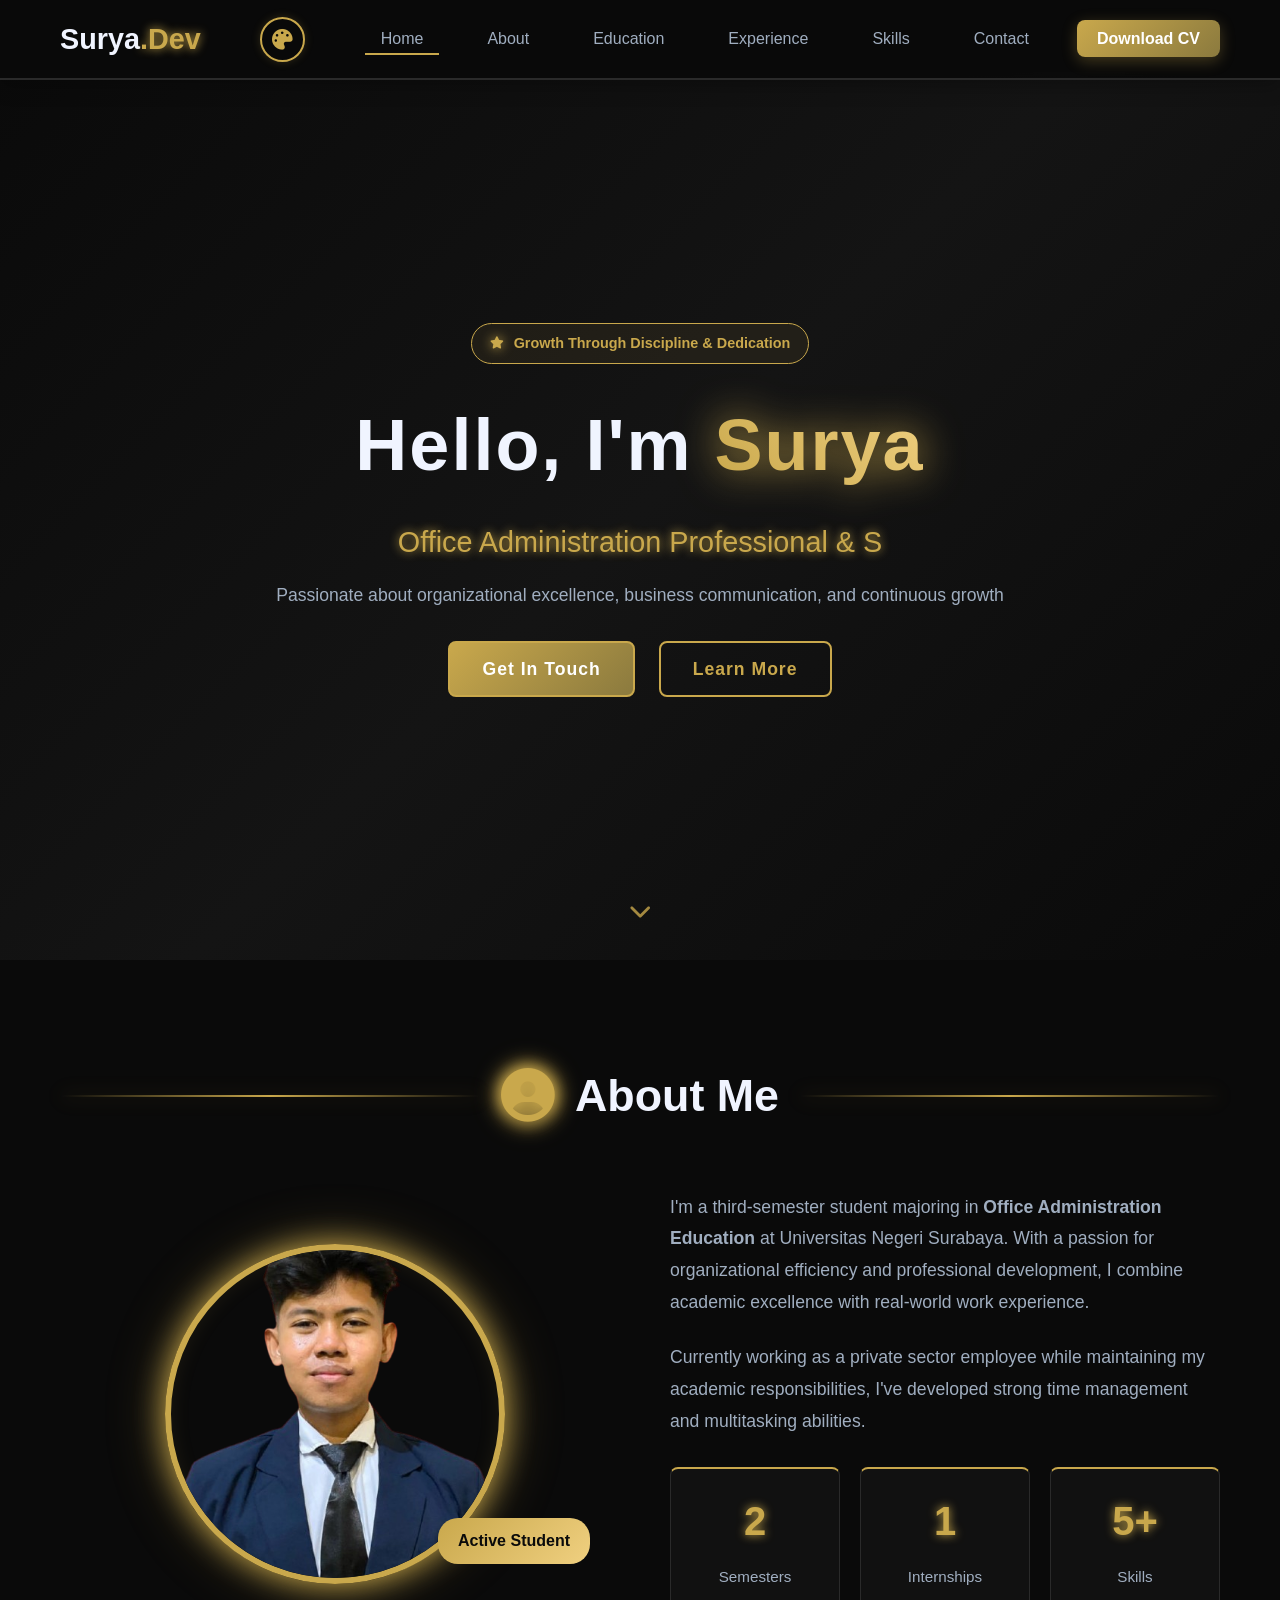
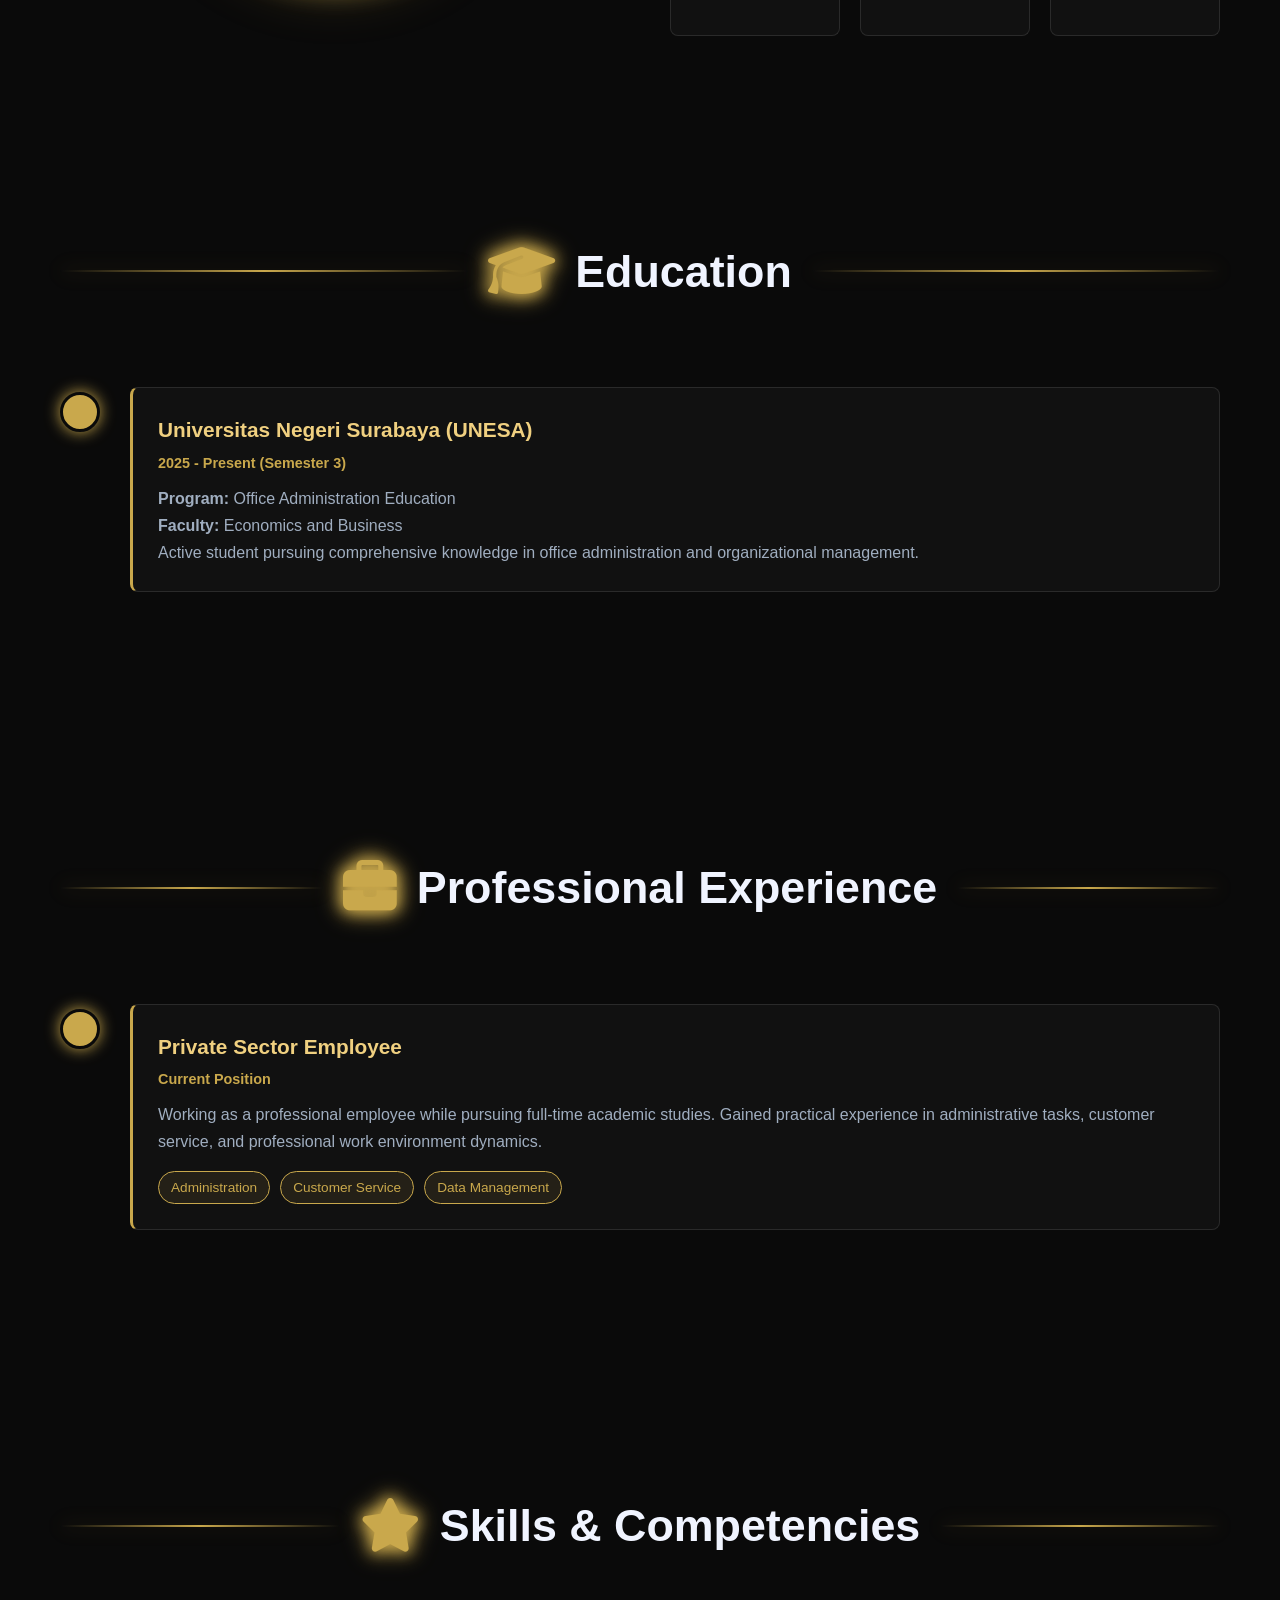
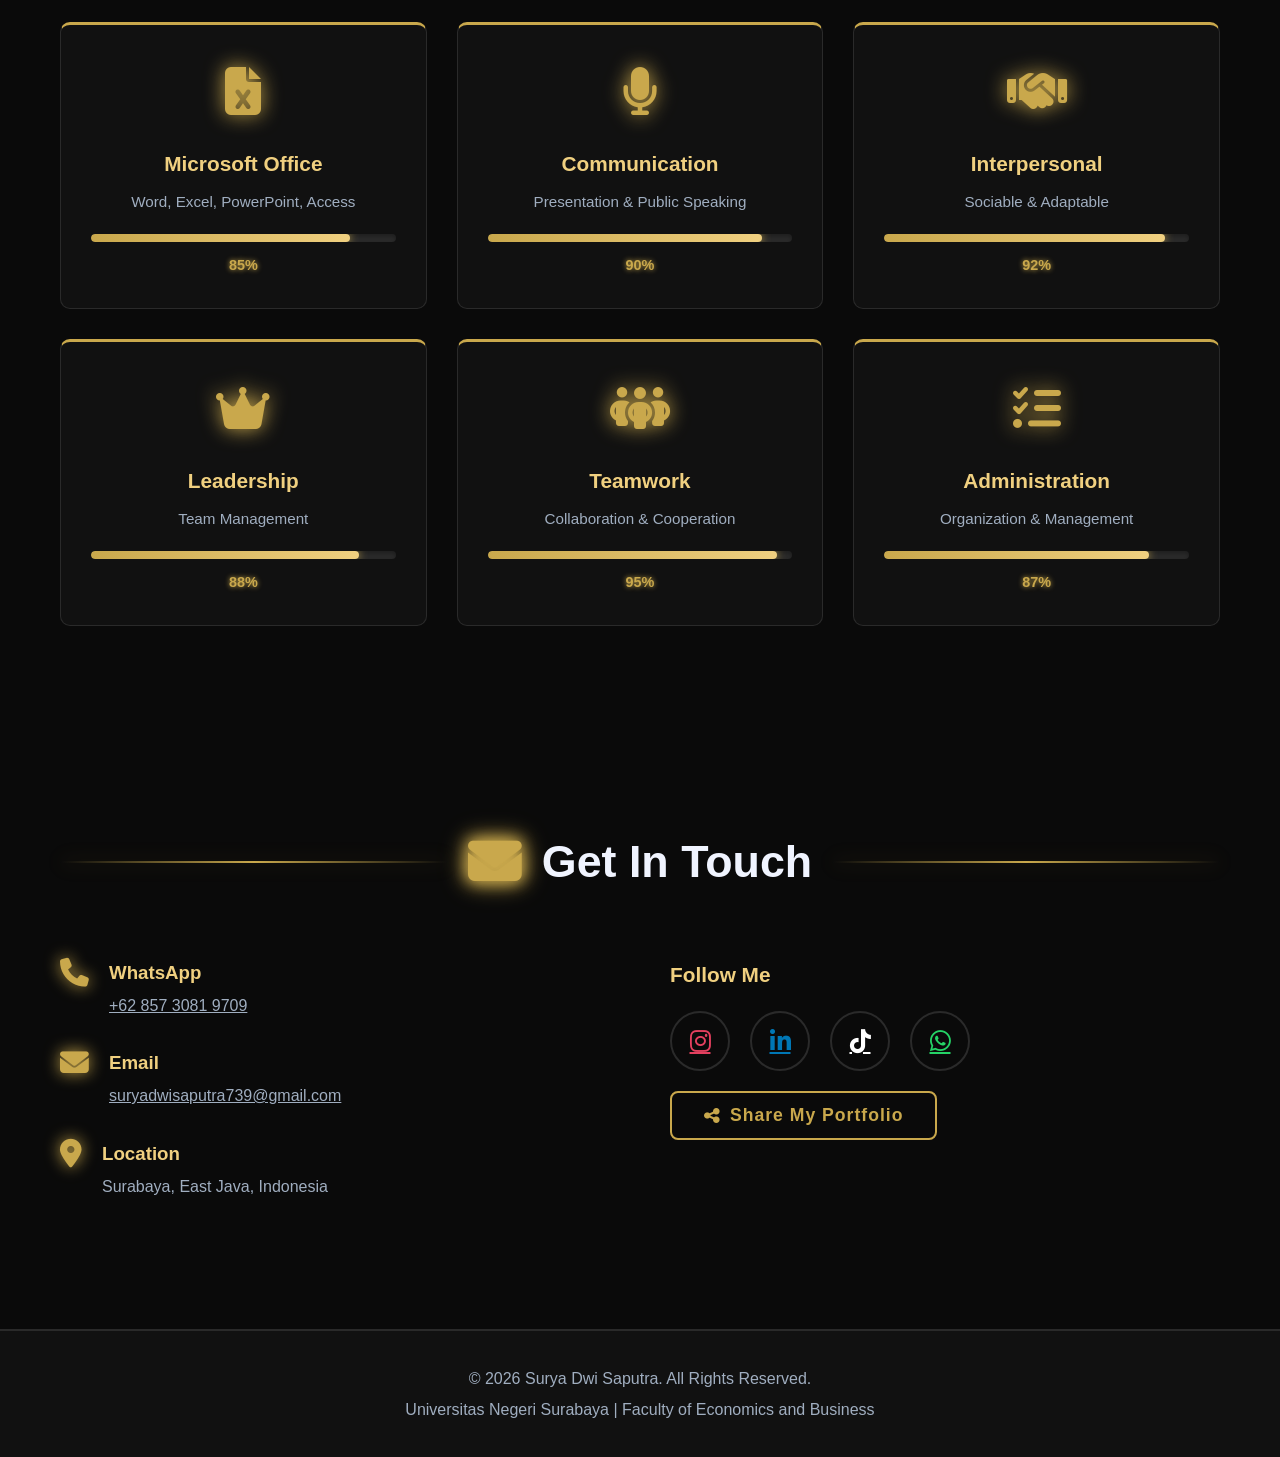
<file: index.html>
<!DOCTYPE html>
<html lang="en">
<head>
    <meta charset="UTF-8">
    <meta name="viewport" content="width=device-width, initial-scale=1.0">
    <title>Surya Dwi Saputra | Office Administration Student Portfolio - UNESA</title>
    <meta name="keywords" content="Surya Dwi Saputra, Office Administration, Administrasi Perkantoran, UNESA, Universitas Negeri Surabaya, Customer Service, Portfolio Mahasiswa, Surabaya">
    <meta name="description" content="Surya Dwi Saputra - Office Administration Professional & Student at Universitas Negeri Surabaya (UNESA). Explore my education, experience, and skills.">

    <!-- Favicon -->
    <link rel="icon" type="image/png" sizes="32x32" href="favicon-32x32.png?v=2">
    <link rel="icon" type="image/png" sizes="16x16" href="favicon-16x16.png?v=2">
    <link rel="icon" type="image/png" sizes="192x192" href="favicon-192x192.png?v=2">
    <link rel="apple-touch-icon" sizes="180x180" href="apple-touch-icon.png?v=2">
    <link rel="shortcut icon" href="favicon.ico?v=2">

    <!-- Open Graph / Link Preview (WhatsApp, Facebook, etc.) -->
    <meta property="og:type" content="website">
    <meta property="og:title" content="Surya Dwi Saputra - Office Administration Professional & Student">
    <meta property="og:description" content="Active student at Universitas Negeri Surabaya (UNESA) with real-world experience in administration and customer service.">
    <meta property="og:image" content="https://suryadwisaputra739-debug.github.io/myportfolio/social-preview.png">
    <meta property="og:url" content="https://suryadwisaputra739-debug.github.io/myportfolio/">

    <!-- Twitter Card -->
    <meta name="twitter:card" content="summary_large_image">
    <meta name="twitter:title" content="Surya Dwi Saputra - Office Administration Professional & Student">
    <meta name="twitter:description" content="Active student at Universitas Negeri Surabaya (UNESA) with real-world experience in administration and customer service.">
    <meta name="twitter:image" content="https://suryadwisaputra739-debug.github.io/myportfolio/social-preview.png">

    <!-- Canonical URL -->
    <link rel="canonical" href="https://suryadwisaputra739-debug.github.io/myportfolio/">

    <!-- Structured Data (SEO) -->
    <script type="application/ld+json">
    {
        "@context": "https://schema.org",
        "@type": "Person",
        "name": "Surya Dwi Saputra",
        "url": "https://suryadwisaputra739-debug.github.io/myportfolio/",
        "image": "https://suryadwisaputra739-debug.github.io/myportfolio/social-preview.png",
        "jobTitle": "Office Administration Student",
        "description": "Office Administration Professional & Student at Universitas Negeri Surabaya (UNESA).",
        "email": "mailto:suryadwisaputra739@gmail.com",
        "alumniOf": {
            "@type": "CollegeOrUniversity",
            "name": "Universitas Negeri Surabaya (UNESA)"
        },
        "sameAs": [
            "https://www.instagram.com/sryaasptraa",
            "https://www.linkedin.com/in/surya-dwi-saputra-48396b37a",
            "https://www.tiktok.com/@sryaasptraa"
        ]
    }
    </script>

    <link rel="stylesheet" href="https://cdnjs.cloudflare.com/ajax/libs/font-awesome/6.4.0/css/all.min.css">
    <link rel="stylesheet" href="style.css?v=6">
</head>
<body>
    <!-- Progress Bar -->
    <div class="progress-bar"></div>

    <!-- Navigation -->
    <nav class="navbar">
        <div class="nav-container">
            <div class="nav-logo">
                <span class="logo-text">Surya<span class="accent">.Dev</span></span>
            </div>
            <button class="theme-toggle" id="themeToggle" title="Switch to Blue Theme">
                <i class="fas fa-palette"></i>
            </button>
            <div class="hamburger" id="hamburger">
                <span></span>
                <span></span>
                <span></span>
            </div>
            <ul class="nav-menu" id="navMenu">
                <li><a href="#home" class="nav-link">Home</a></li>
                <li><a href="#about" class="nav-link">About</a></li>
                <li><a href="#education" class="nav-link">Education</a></li>
                <li><a href="#experience" class="nav-link">Experience</a></li>
                <li><a href="#skills" class="nav-link">Skills</a></li>
                <li><a href="#contact" class="nav-link">Contact</a></li>
                <li><a href="cv.pdf" class="nav-link btn-cv" id="cvPreviewBtn">Download CV</a></li>
            </ul>
        </div>
    </nav>

    <!-- Hero Section -->
    <section class="hero" id="home">
        <div class="hero-content">
            <div class="availability-badge">
                <i class="fas fa-star badge-icon"></i> Growth Through Discipline & Dedication
            </div>
            <h1 class="hero-title">Hello, I'm <span class="accent-text">Surya</span></h1>
            <p class="hero-subtitle">Office Administration Professional & Student</p>
            <p class="hero-description">
                Passionate about organizational excellence, business communication, and continuous growth
            </p>
            <div class="hero-buttons">
                <a href="#contact" class="btn btn-primary">Get In Touch</a>
                <a href="#about" class="btn btn-secondary">Learn More</a>
            </div>
        </div>
        <a href="#about" class="scroll-indicator" aria-label="Scroll down">
            <i class="fas fa-chevron-down"></i>
        </a>
    </section>

    <!-- About Section -->
    <section class="section" id="about">
        <div class="container">
            <h2 class="section-title"><i class="fas fa-user-circle"></i> About Me</h2>
            <div class="about-wrapper">
                <div class="profile-container">
                    <img src="profile.png" alt="Surya Dwi Saputra" class="profile-img">
                    <div class="profile-badge">Active Student</div>
                </div>
                <div class="about-text">
                    <p>
                        I'm a third-semester student majoring in <strong>Office Administration Education</strong> at Universitas Negeri Surabaya. With a passion for organizational efficiency and professional development, I combine academic excellence with real-world work experience.
                    </p>
                    <p>
                        Currently working as a private sector employee while maintaining my academic responsibilities, I've developed strong time management and multitasking abilities.
                    </p>
                    <div class="about-stats">
                        <div class="stat-box">
                            <h3 data-count="3">0</h3>
                            <p>Semesters</p>
                        </div>
                        <div class="stat-box">
                            <h3 data-count="2">0</h3>
                            <p>Internships</p>
                        </div>
                        <div class="stat-box">
                            <h3 data-count="6" data-suffix="+">0</h3>
                            <p>Skills</p>
                        </div>
                    </div>
                </div>
            </div>
        </div>
    </section>

    <!-- Education Section -->
    <section class="section" id="education">
        <div class="container">
            <h2 class="section-title"><i class="fas fa-graduation-cap"></i> Education</h2>
            <div class="timeline">
                <div class="timeline-item">
                    <div class="timeline-marker"></div>
                    <div class="timeline-content">
                        <h3>Universitas Negeri Surabaya (UNESA)</h3>
                        <p class="timeline-date">2025 - Present (Semester 3)</p>
                        <p class="timeline-description">
                            <strong>Program:</strong> Office Administration Education<br>
                            <strong>Faculty:</strong> Economics and Business<br>
                            Active student pursuing comprehensive knowledge in office administration and organizational management.
                        </p>
                    </div>
                </div>
            </div>
        </div>
    </section>

    <!-- Experience Section -->
    <section class="section" id="experience">
        <div class="container">
            <h2 class="section-title"><i class="fas fa-briefcase"></i> Professional Experience</h2>
            <div class="timeline">
                <div class="timeline-item">
                    <div class="timeline-marker"></div>
                    <div class="timeline-content">
                        <h3>Private Sector Employee</h3>
                        <p class="timeline-date">Current Position</p>
                        <p class="timeline-description">
                            Working as a professional employee while pursuing full-time academic studies. 
                            Gained practical experience in administrative tasks, customer service, and professional work environment dynamics.
                        </p>
                        <div class="timeline-tags">
                            <span class="tag">Administration</span>
                            <span class="tag">Customer Service</span>
                            <span class="tag">Data Management</span>
                        </div>
                    </div>
                </div>
            </div>
        </div>
    </section>

    <!-- Skills Section -->
    <section class="section" id="skills">
        <div class="container">
            <h2 class="section-title"><i class="fas fa-star"></i> Skills & Competencies</h2>
            <div class="skills-grid">
                <div class="skill-card">
                    <div class="skill-icon"><i class="fas fa-file-excel"></i></div>
                    <h3>Microsoft Office</h3>
                    <p>Word, Excel, PowerPoint, Access</p>
                    <div class="skill-bar">
                        <div class="skill-progress" style="width: 85%;"></div>
                    </div>
                    <span class="skill-percent">85%</span>
                </div>

                <div class="skill-card">
                    <div class="skill-icon"><i class="fas fa-microphone"></i></div>
                    <h3>Communication</h3>
                    <p>Presentation & Public Speaking</p>
                    <div class="skill-bar">
                        <div class="skill-progress" style="width: 90%;"></div>
                    </div>
                    <span class="skill-percent">90%</span>
                </div>

                <div class="skill-card">
                    <div class="skill-icon"><i class="fas fa-handshake"></i></div>
                    <h3>Interpersonal</h3>
                    <p>Sociable & Adaptable</p>
                    <div class="skill-bar">
                        <div class="skill-progress" style="width: 92%;"></div>
                    </div>
                    <span class="skill-percent">92%</span>
                </div>

                <div class="skill-card">
                    <div class="skill-icon"><i class="fas fa-crown"></i></div>
                    <h3>Leadership</h3>
                    <p>Team Management</p>
                    <div class="skill-bar">
                        <div class="skill-progress" style="width: 88%;"></div>
                    </div>
                    <span class="skill-percent">88%</span>
                </div>

                <div class="skill-card">
                    <div class="skill-icon"><i class="fas fa-people-group"></i></div>
                    <h3>Teamwork</h3>
                    <p>Collaboration & Cooperation</p>
                    <div class="skill-bar">
                        <div class="skill-progress" style="width: 95%;"></div>
                    </div>
                    <span class="skill-percent">95%</span>
                </div>

                <div class="skill-card">
                    <div class="skill-icon"><i class="fas fa-tasks"></i></div>
                    <h3>Administration</h3>
                    <p>Organization & Management</p>
                    <div class="skill-bar">
                        <div class="skill-progress" style="width: 87%;"></div>
                    </div>
                    <span class="skill-percent">87%</span>
                </div>
            </div>
        </div>
    </section>

    <!-- Contact Section -->
    <section class="section" id="contact">
        <div class="container">
            <h2 class="section-title"><i class="fas fa-envelope"></i> Get In Touch</h2>
            <div class="contact-wrapper">
                <div class="contact-info">
                    <div class="contact-item">
                        <i class="fas fa-phone"></i>
                        <div>
                            <h3>WhatsApp</h3>
                            <a href="https://wa.me/6285730819709" target="_blank">+62 857 3081 9709</a>
                        </div>
                    </div>
                    <div class="contact-item">
                        <i class="fas fa-envelope"></i>
                        <div>
                            <h3>Email</h3>
                            <a href="mailto:suryadwisaputra739@gmail.com">suryadwisaputra739@gmail.com</a>
                        </div>
                    </div>
                    <div class="contact-item">
                        <i class="fas fa-map-marker-alt"></i>
                        <div>
                            <h3>Location</h3>
                            <p>Surabaya, East Java, Indonesia</p>
                        </div>
                    </div>
                </div>
                <div class="social-links">
                    <h3>Follow Me</h3>
                    <div class="social-buttons">
                        <a href="https://www.instagram.com/sryaasptraa" target="_blank" class="social-btn instagram" title="Instagram">
                            <i class="fab fa-instagram"></i>
                        </a>
                        <a href="https://www.linkedin.com/in/surya-dwi-saputra-48396b37a" target="_blank" class="social-btn linkedin" title="LinkedIn">
                            <i class="fab fa-linkedin-in"></i>
                        </a>
                        <a href="https://www.tiktok.com/@sryaasptraa" target="_blank" class="social-btn tiktok" title="TikTok">
                            <i class="fab fa-tiktok"></i>
                        </a>
                        <a href="https://wa.me/6285730819709" target="_blank" class="social-btn whatsapp" title="WhatsApp">
                            <i class="fab fa-whatsapp"></i>
                        </a>
                    </div>
                    <button class="btn btn-secondary share-btn" id="shareBtn">
                        <i class="fas fa-share-nodes"></i> Share My Portfolio
                    </button>
                </div>
            </div>
        </div>
    </section>

    <!-- Footer -->
    <footer class="footer">
        <p>&copy; 2026 Surya Dwi Saputra. All Rights Reserved.</p>
        <p>Universitas Negeri Surabaya | Faculty of Economics and Business</p>
    </footer>

    <!-- Back to Top Button -->
    <button class="back-to-top" id="backToTop" title="Back to top">
        <i class="fas fa-chevron-up"></i>
    </button>

    <!-- CV Preview Modal -->
    <div class="cv-modal" id="cvModal">
        <div class="cv-modal-overlay" id="cvModalOverlay"></div>
        <div class="cv-modal-content">
            <button class="cv-modal-close" id="cvModalClose" aria-label="Close preview">&times;</button>
            <iframe src="cv.pdf" class="cv-modal-iframe" title="CV Preview"></iframe>
            <a href="cv.pdf" download class="btn btn-primary cv-modal-download">
                <i class="fas fa-download"></i> Download PDF
            </a>
        </div>
    </div>

    <script src="script.js"></script>
</body>
</html>
</file>
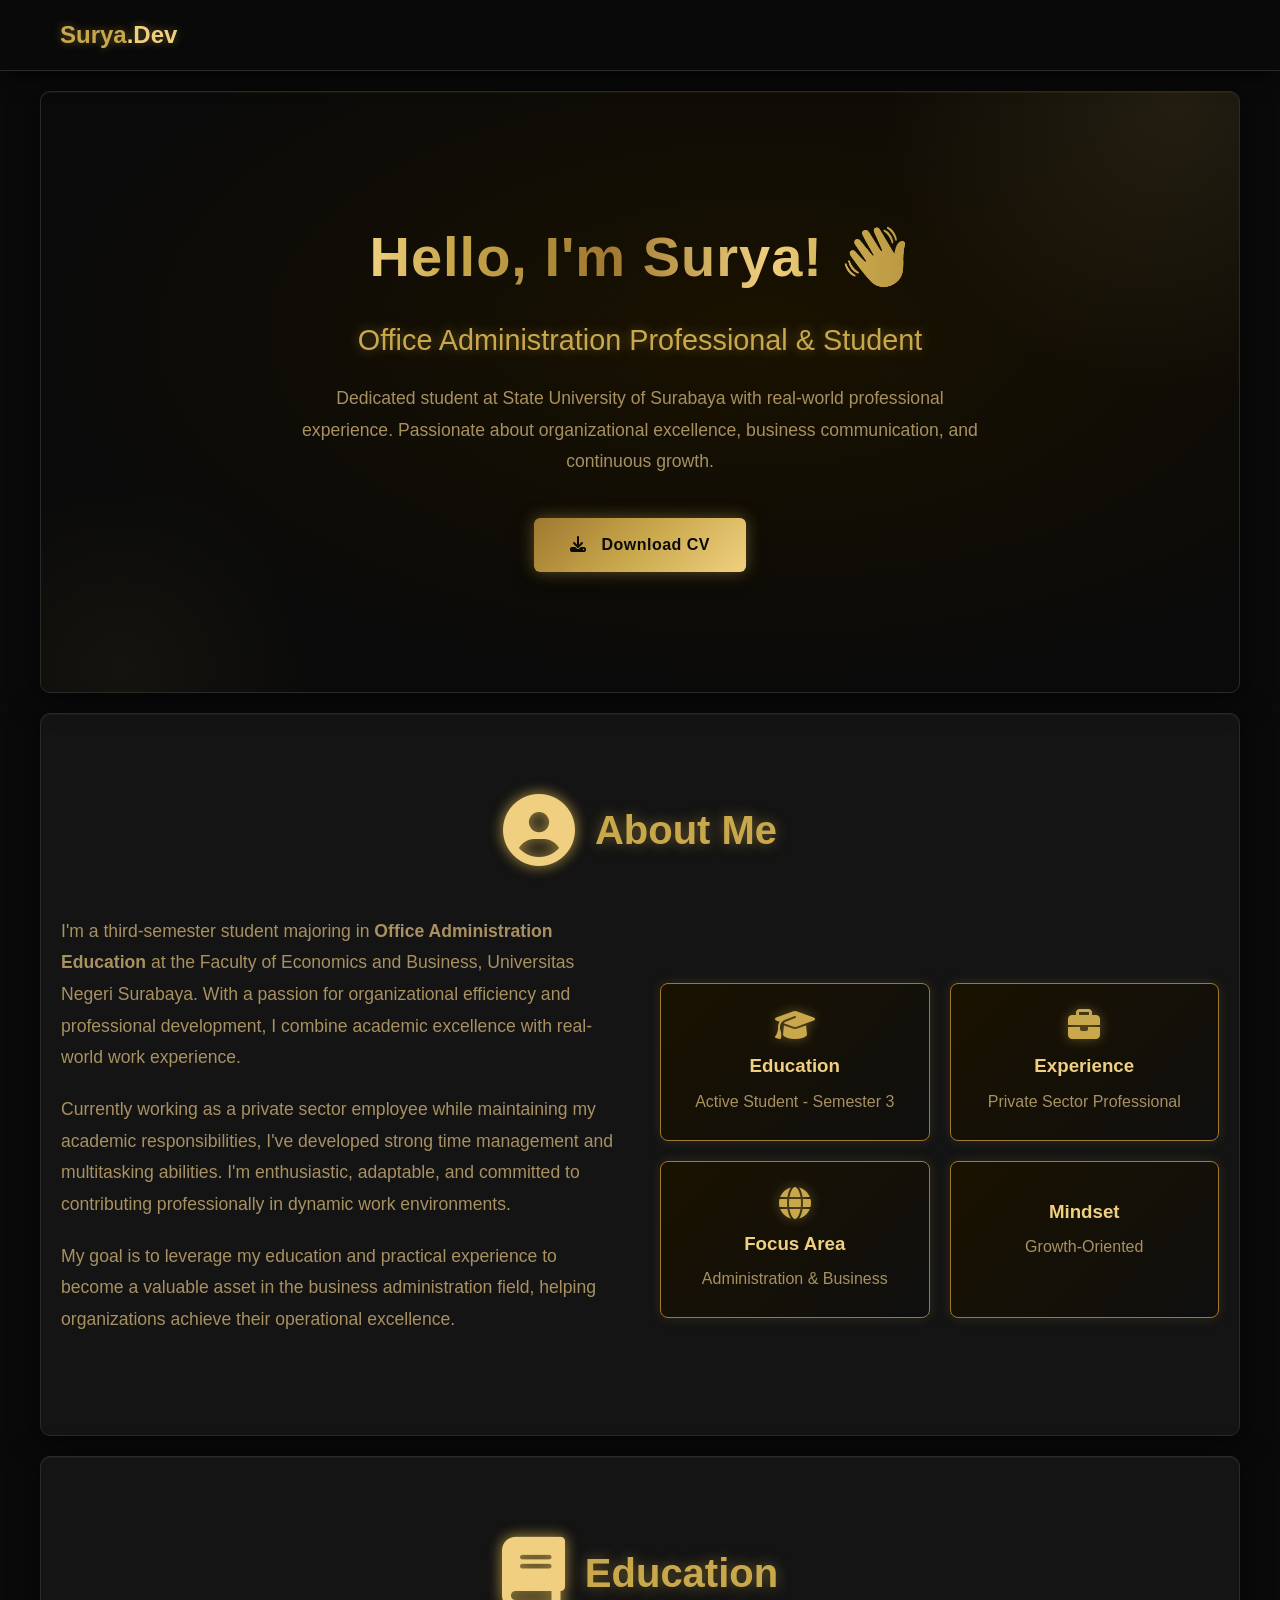
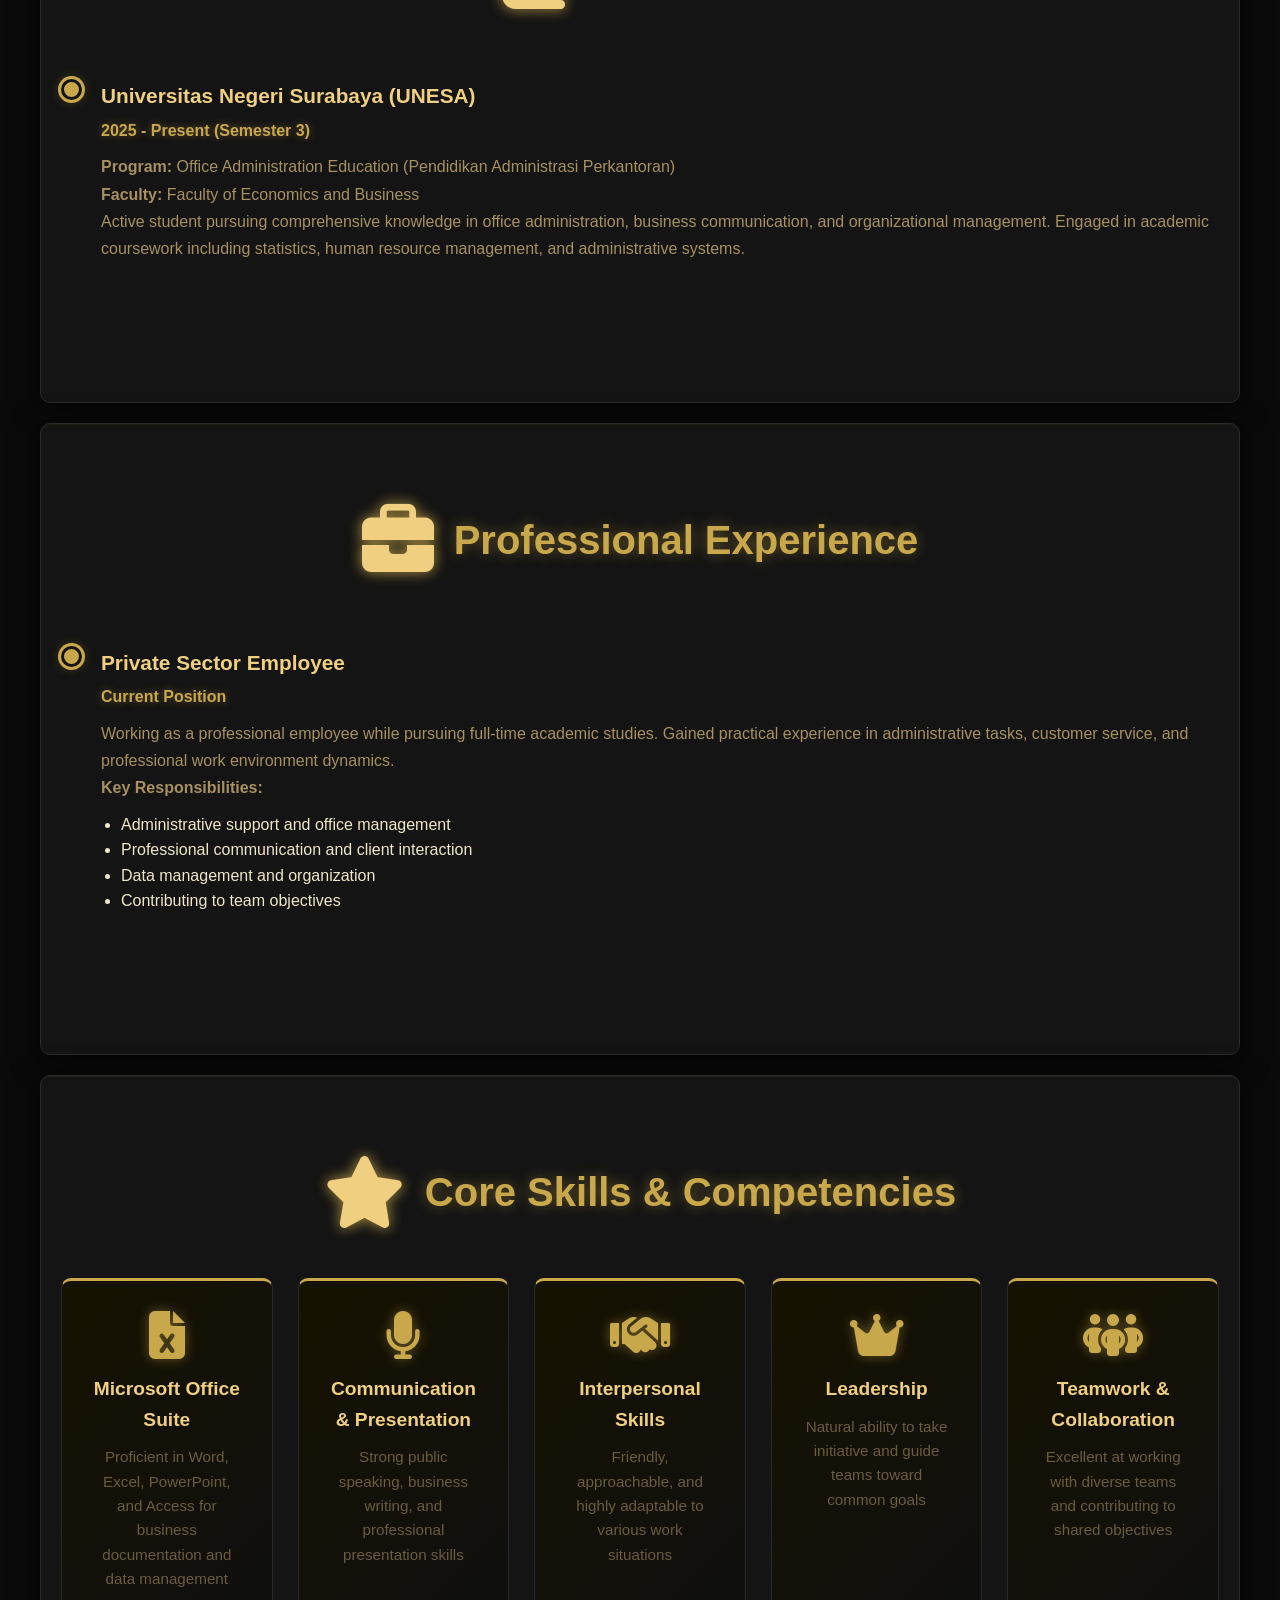
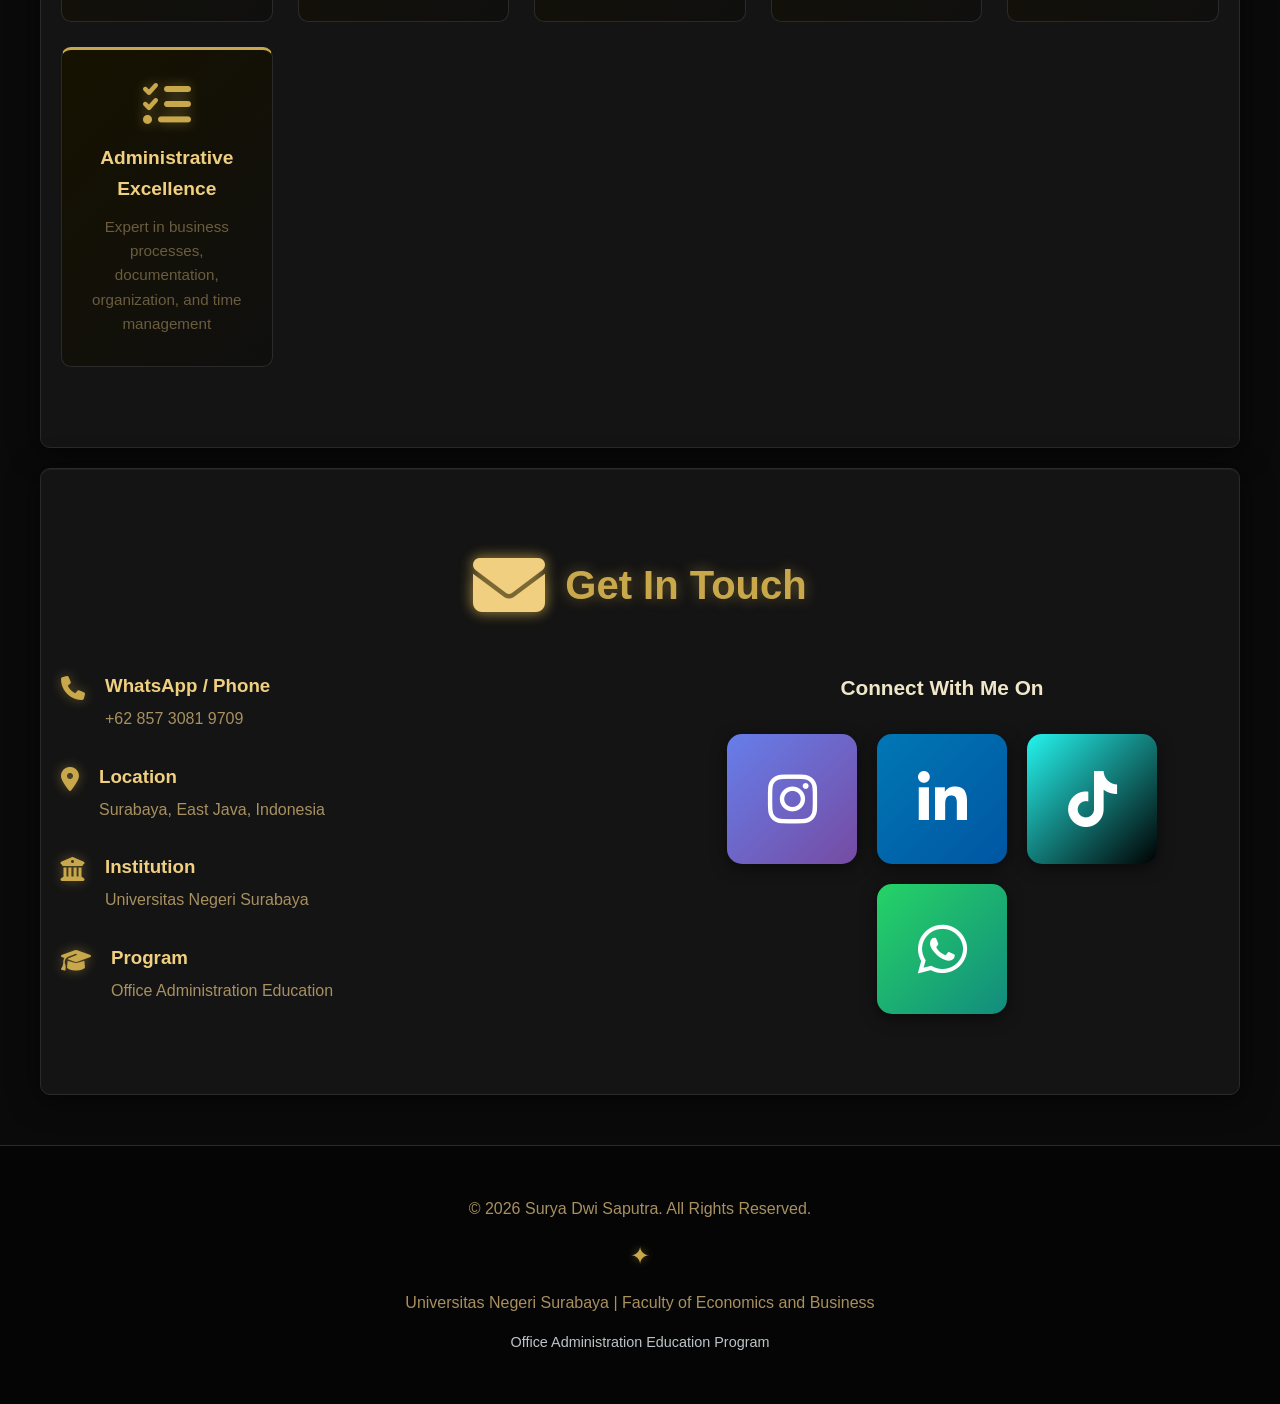
<file: index-3.html>
<!DOCTYPE html>
<html lang="en">
<head>
    <meta charset="UTF-8">
    <meta name="viewport" content="width=device-width, initial-scale=1.0">
    <title>Surya Dwi Saputra - Office Administration Professional</title>
    <link rel="stylesheet" href="https://cdnjs.cloudflare.com/ajax/libs/font-awesome/6.4.0/css/all.min.css">
    <style>
        :root {
            --gold: #c9a84c;
            --gold-light: #f0d080;
            --gold-glow: rgba(201, 168, 76, 0.45);
            --gold-dim: #a07830;
            --black: #0a0a0a;
            --black-card: #111111;
            --black-section: #141414;
            --black-border: #2a2a2a;
            --text-primary: #f0e6c8;
            --text-secondary: #a89060;
            --text-muted: #6b5c3e;
        }

        * {
            margin: 0;
            padding: 0;
            box-sizing: border-box;
        }

        body {
            font-family: 'Segoe UI', Tahoma, Geneva, Verdana, sans-serif;
            line-height: 1.6;
            color: var(--text-primary);
            background: var(--black);
        }

        /* Shimmer gold animation */
        @keyframes shimmer {
            0%   { background-position: -400px 0; }
            100% { background-position: 400px 0; }
        }
        @keyframes glow-pulse {
            0%, 100% { box-shadow: 0 0 8px var(--gold-glow), 0 0 20px var(--gold-glow); }
            50%       { box-shadow: 0 0 16px var(--gold-glow), 0 0 40px var(--gold-glow); }
        }
        @keyframes fadeIn {
            from { opacity: 0; transform: translateY(20px); }
            to   { opacity: 1; transform: translateY(0); }
        }

        /* Navigation */
        nav {
            background: rgba(10, 10, 10, 0.95);
            border-bottom: 1px solid var(--black-border);
            padding: 1rem 0;
            position: sticky;
            top: 0;
            z-index: 100;
            box-shadow: 0 2px 20px rgba(0,0,0,0.8);
        }

        nav .container {
            display: flex;
            justify-content: space-between;
            align-items: center;
            max-width: 1200px;
            margin: 0 auto;
            padding: 0 20px;
        }

        nav .logo {
            color: var(--gold);
            font-size: 1.5em;
            font-weight: bold;
            text-decoration: none;
            text-shadow: 0 0 10px var(--gold-glow);
        }

        nav .logo span {
            color: var(--gold-light);
        }

        /* Hero Section */
        .hero {
            background: radial-gradient(ellipse at 60% 40%, #1a1200 0%, #0a0a0a 70%);
            color: white;
            padding: 120px 20px;
            text-align: center;
            position: relative;
            overflow: hidden;
            border-bottom: 1px solid var(--black-border);
        }

        .hero::before {
            content: '';
            position: absolute;
            top: -50%;
            right: -20%;
            width: 600px;
            height: 600px;
            background: radial-gradient(circle, rgba(201,168,76,0.12) 0%, transparent 70%);
            border-radius: 50%;
            animation: glow-pulse 4s ease-in-out infinite;
        }

        .hero::after {
            content: '';
            position: absolute;
            bottom: -30%;
            left: -10%;
            width: 400px;
            height: 400px;
            background: radial-gradient(circle, rgba(201,168,76,0.06) 0%, transparent 70%);
            border-radius: 50%;
        }

        .hero .container {
            position: relative;
            z-index: 1;
            max-width: 900px;
            margin: 0 auto;
        }

        .hero h1 {
            font-size: 3.5em;
            margin-bottom: 15px;
            font-weight: 700;
            letter-spacing: 1px;
            background: linear-gradient(90deg, var(--gold-dim) 0%, var(--gold-light) 40%, var(--gold) 60%, var(--gold-dim) 100%);
            background-size: 400px auto;
            -webkit-background-clip: text;
            -webkit-text-fill-color: transparent;
            background-clip: text;
            animation: shimmer 3s linear infinite;
        }

        .hero .title {
            font-size: 1.8em;
            color: var(--gold);
            margin-bottom: 20px;
            text-shadow: 0 0 12px var(--gold-glow);
        }

        .hero .subtitle {
            font-size: 1.1em;
            color: var(--text-secondary);
            margin-bottom: 30px;
            line-height: 1.8;
            max-width: 700px;
            margin-left: auto;
            margin-right: auto;
        }

        /* Download CV Button in hero */
        .hero-btn {
            display: inline-block;
            margin-top: 10px;
            padding: 14px 36px;
            background: linear-gradient(135deg, var(--gold-dim) 0%, var(--gold) 50%, var(--gold-light) 100%);
            color: #0a0a0a;
            font-weight: 700;
            font-size: 1em;
            border-radius: 6px;
            text-decoration: none;
            letter-spacing: 0.5px;
            transition: all 0.3s ease;
            box-shadow: 0 0 16px var(--gold-glow), 0 4px 20px rgba(0,0,0,0.5);
        }

        .hero-btn:hover {
            transform: translateY(-3px);
            box-shadow: 0 0 28px var(--gold-glow), 0 8px 30px rgba(0,0,0,0.6);
        }

        .container {
            max-width: 1200px;
            margin: 0 auto;
            padding: 0 20px;
        }

        /* Section Styling */
        section {
            padding: 80px 20px;
            background: var(--black-section);
            margin: 20px auto;
            border-radius: 10px;
            max-width: 1200px;
            border: 1px solid var(--black-border);
            box-shadow: 0 4px 30px rgba(0,0,0,0.6), inset 0 1px 0 rgba(201,168,76,0.08);
            animation: fadeIn 0.6s ease-out;
        }

        section h2 {
            color: var(--gold);
            margin-bottom: 50px;
            font-size: 2.5em;
            text-align: center;
            display: flex;
            align-items: center;
            justify-content: center;
            text-shadow: 0 0 14px var(--gold-glow);
        }

        section h2 i {
            color: var(--gold-light);
            margin-right: 20px;
            font-size: 1.8em;
            filter: drop-shadow(0 0 6px var(--gold-glow));
        }

        /* About Section */
        .about-content {
            display: grid;
            grid-template-columns: 1fr 1fr;
            gap: 40px;
            align-items: center;
        }

        .about-text p {
            margin-bottom: 20px;
            font-size: 1.1em;
            color: var(--text-secondary);
            line-height: 1.8;
        }

        .about-highlights {
            display: grid;
            grid-template-columns: 1fr 1fr;
            gap: 20px;
            margin-top: 30px;
        }

        .highlight-box {
            background: linear-gradient(135deg, #1a1200 0%, #0f0f0f 100%);
            border: 1px solid var(--gold-dim);
            color: var(--text-primary);
            padding: 25px;
            border-radius: 8px;
            text-align: center;
            box-shadow: 0 0 12px rgba(201,168,76,0.15);
            transition: all 0.3s ease;
        }

        .highlight-box:hover {
            box-shadow: 0 0 22px var(--gold-glow);
            border-color: var(--gold);
        }

        .highlight-box i {
            font-size: 2em;
            margin-bottom: 10px;
            display: block;
            color: var(--gold);
            filter: drop-shadow(0 0 6px var(--gold-glow));
        }

        .highlight-box h3 {
            margin-bottom: 8px;
            color: var(--gold-light);
        }

        .highlight-box p {
            color: var(--text-secondary);
        }

        /* Education & Experience */
        .timeline {
            position: relative;
            padding: 20px 0;
        }

        .timeline-item {
            margin-bottom: 40px;
            padding-left: 40px;
            position: relative;
        }

        .timeline-item::before {
            content: '';
            position: absolute;
            left: 0;
            top: 0;
            width: 15px;
            height: 15px;
            background: var(--gold);
            border-radius: 50%;
            border: 3px solid var(--black-section);
            box-shadow: 0 0 0 3px var(--gold), 0 0 12px var(--gold-glow);
        }

        .timeline-item::after {
            content: '';
            position: absolute;
            left: 6px;
            top: 20px;
            width: 3px;
            height: calc(100% + 20px);
            background: linear-gradient(to bottom, var(--gold), var(--black-border));
        }

        .timeline-item:last-child::after {
            display: none;
        }

        .timeline-item h3 {
            color: var(--gold-light);
            margin-bottom: 5px;
            font-size: 1.3em;
        }

        .timeline-item .date {
            color: var(--gold);
            font-weight: bold;
            margin-bottom: 10px;
            text-shadow: 0 0 8px var(--gold-glow);
        }

        .timeline-item p {
            color: var(--text-secondary);
            line-height: 1.7;
        }

        /* Skills Section */
        .skills-grid {
            display: grid;
            grid-template-columns: repeat(auto-fit, minmax(200px, 1fr));
            gap: 25px;
        }

        .skill-card {
            background: linear-gradient(135deg, #161200 0%, #0f0f0f 100%);
            padding: 30px;
            border-radius: 10px;
            text-align: center;
            border: 1px solid var(--black-border);
            border-top: 3px solid var(--gold);
            transition: all 0.3s ease;
        }

        .skill-card:hover {
            transform: translateY(-8px);
            border-color: var(--gold);
            box-shadow: 0 0 24px var(--gold-glow);
        }

        .skill-card i {
            font-size: 3em;
            color: var(--gold);
            margin-bottom: 15px;
            display: block;
            filter: drop-shadow(0 0 6px var(--gold-glow));
        }

        .skill-card h3 {
            color: var(--gold-light);
            margin-bottom: 10px;
            font-size: 1.2em;
        }

        .skill-card p {
            color: var(--text-muted);
            font-size: 0.95em;
        }

        /* Contact Section */
        .contact-content {
            display: grid;
            grid-template-columns: 1fr 1fr;
            gap: 50px;
        }

        .contact-info {
            display: flex;
            flex-direction: column;
            gap: 30px;
        }

        .contact-item {
            display: flex;
            align-items: flex-start;
            gap: 20px;
        }

        .contact-item i {
            font-size: 1.5em;
            color: var(--gold);
            margin-top: 5px;
            filter: drop-shadow(0 0 6px var(--gold-glow));
        }

        .contact-item h3 {
            color: var(--gold-light);
            margin-bottom: 5px;
        }

        .contact-item p {
            color: var(--text-secondary);
        }

        /* Social Media Buttons */
        .social-buttons {
            display: flex;
            justify-content: center;
            gap: 20px;
            flex-wrap: wrap;
        }

        .social-btn {
            display: inline-flex;
            align-items: center;
            justify-content: center;
            width: 130px;
            height: 130px;
            border-radius: 15px;
            text-decoration: none;
            font-size: 3.5em;
            transition: all 0.3s ease;
            box-shadow: 0 4px 15px rgba(0, 0, 0, 0.5);
            position: relative;
            overflow: hidden;
        }

        .social-btn::before {
            content: '';
            position: absolute;
            top: 0;
            left: -100%;
            width: 100%;
            height: 100%;
            transition: left 0.3s ease;
            z-index: -1;
        }

        .social-btn:hover::before { left: 0; }

        .social-btn:hover {
            transform: translateY(-8px);
            box-shadow: 0 8px 30px rgba(0, 0, 0, 0.5), 0 0 20px var(--gold-glow);
        }

        .btn-instagram { background: linear-gradient(135deg, #667eea 0%, #764ba2 100%); color: white; }
        .btn-instagram::before { background: linear-gradient(135deg, #764ba2 0%, #667eea 100%); }
        .btn-linkedin { background: linear-gradient(135deg, #0077b5 0%, #0056a2 100%); color: white; }
        .btn-linkedin::before { background: linear-gradient(135deg, #0056a2 0%, #0077b5 100%); }
        .btn-tiktok { background: linear-gradient(135deg, #25f4ee 0%, #000000 100%); color: white; }
        .btn-tiktok::before { background: linear-gradient(135deg, #000000 0%, #25f4ee 100%); }
        .btn-whatsapp { background: linear-gradient(135deg, #25d366 0%, #128c7e 100%); color: white; }
        .btn-whatsapp::before { background: linear-gradient(135deg, #128c7e 0%, #25d366 100%); }

        /* Footer */
        footer {
            background: #050505;
            border-top: 1px solid var(--black-border);
            color: var(--text-secondary);
            text-align: center;
            padding: 40px;
            margin-top: 50px;
        }

        footer p { margin: 10px 0; }

        footer .divider {
            color: var(--gold);
            margin: 15px 0;
            font-size: 1.5em;
            text-shadow: 0 0 10px var(--gold-glow);
        }

        /* Responsive */
        @media (max-width: 768px) {
            .hero h1 { font-size: 2.2em; }
            .hero .title { font-size: 1.3em; }
            section { padding: 40px 20px; }
            section h2 { font-size: 1.8em; }
            .about-content, .contact-content { grid-template-columns: 1fr; }
            .about-highlights { grid-template-columns: 1fr; }
            .skills-grid { grid-template-columns: 1fr; }
            .social-btn { width: 100px; height: 100px; font-size: 2.5em; }
        }
    </style>
</head>
<body>
    <!-- Navigation -->
    <nav>
        <div class="container">
            <a href="#home" class="logo">Surya<span>.Dev</span></a>
        </div>
    </nav>

    <!-- Hero Section -->
    <section class="hero" id="home">
        <div class="container">
            <h1>Hello, I'm Surya! 👋</h1>
            <div class="title">Office Administration Professional & Student</div>
            <p class="subtitle">
                Dedicated student at State University of Surabaya with real-world professional experience. Passionate about organizational excellence, business communication, and continuous growth.
            </p>
            <a href="CV_Surya_Dwi_Saputra.pdf" download class="hero-btn">
                <i class="fas fa-download" style="margin-right: 10px;"></i> Download CV
            </a>
        </div>
    </section>

    <!-- About Section -->
    <section id="about">
        <h2><i class="fas fa-user-circle"></i>About Me</h2>
        <div class="about-content">
            <div class="about-text">
                <p>
                    I'm a third-semester student majoring in <strong>Office Administration Education</strong> at the Faculty of Economics and Business, Universitas Negeri Surabaya. With a passion for organizational efficiency and professional development, I combine academic excellence with real-world work experience.
                </p>
                <p>
                    Currently working as a private sector employee while maintaining my academic responsibilities, I've developed strong time management and multitasking abilities. I'm enthusiastic, adaptable, and committed to contributing professionally in dynamic work environments.
                </p>
                <p>
                    My goal is to leverage my education and practical experience to become a valuable asset in the business administration field, helping organizations achieve their operational excellence.
                </p>
            </div>
            <div class="about-highlights">
                <div class="highlight-box">
                    <i class="fas fa-graduation-cap"></i>
                    <h3>Education</h3>
                    <p>Active Student - Semester 3</p>
                </div>
                <div class="highlight-box">
                    <i class="fas fa-briefcase"></i>
                    <h3>Experience</h3>
                    <p>Private Sector Professional</p>
                </div>
                <div class="highlight-box">
                    <i class="fas fa-globe"></i>
                    <h3>Focus Area</h3>
                    <p>Administration & Business</p>
                </div>
                <div class="highlight-box">
                    <i class="fas fa-target"></i>
                    <h3>Mindset</h3>
                    <p>Growth-Oriented</p>
                </div>
            </div>
        </div>
    </section>

    <!-- Education Section -->
    <section id="education">
        <h2><i class="fas fa-book"></i>Education</h2>
        <div class="timeline">
            <div class="timeline-item">
                <h3>Universitas Negeri Surabaya (UNESA)</h3>
                <div class="date">2025 - Present (Semester 3)</div>
                <p><strong>Program:</strong> Office Administration Education (Pendidikan Administrasi Perkantoran)</p>
                <p><strong>Faculty:</strong> Faculty of Economics and Business</p>
                <p>Active student pursuing comprehensive knowledge in office administration, business communication, and organizational management. Engaged in academic coursework including statistics, human resource management, and administrative systems.</p>
            </div>
        </div>
    </section>

    <!-- Experience Section -->
    <section id="experience">
        <h2><i class="fas fa-briefcase"></i>Professional Experience</h2>
        <div class="timeline">
            <div class="timeline-item">
                <h3>Private Sector Employee</h3>
                <div class="date">Current Position</div>
                <p>Working as a professional employee while pursuing full-time academic studies. Gained practical experience in administrative tasks, customer service, and professional work environment dynamics.</p>
                <p><strong>Key Responsibilities:</strong></p>
                <ul style="margin-left: 20px; margin-top: 10px;">
                    <li>Administrative support and office management</li>
                    <li>Professional communication and client interaction</li>
                    <li>Data management and organization</li>
                    <li>Contributing to team objectives</li>
                </ul>
            </div>
        </div>
    </section>

    <!-- Skills Section -->
    <section id="skills">
        <h2><i class="fas fa-star"></i>Core Skills & Competencies</h2>
        <div class="skills-grid">
            <div class="skill-card">
                <i class="fas fa-file-excel"></i>
                <h3>Microsoft Office Suite</h3>
                <p>Proficient in Word, Excel, PowerPoint, and Access for business documentation and data management</p>
            </div>
            <div class="skill-card">
                <i class="fas fa-microphone"></i>
                <h3>Communication & Presentation</h3>
                <p>Strong public speaking, business writing, and professional presentation skills</p>
            </div>
            <div class="skill-card">
                <i class="fas fa-handshake"></i>
                <h3>Interpersonal Skills</h3>
                <p>Friendly, approachable, and highly adaptable to various work situations</p>
            </div>
            <div class="skill-card">
                <i class="fas fa-crown"></i>
                <h3>Leadership</h3>
                <p>Natural ability to take initiative and guide teams toward common goals</p>
            </div>
            <div class="skill-card">
                <i class="fas fa-people-group"></i>
                <h3>Teamwork & Collaboration</h3>
                <p>Excellent at working with diverse teams and contributing to shared objectives</p>
            </div>
            <div class="skill-card">
                <i class="fas fa-tasks"></i>
                <h3>Administrative Excellence</h3>
                <p>Expert in business processes, documentation, organization, and time management</p>
            </div>
        </div>
    </section>

    <!-- Contact Section -->
    <section id="contact">
        <h2><i class="fas fa-envelope"></i>Get In Touch</h2>
        <div class="contact-content">
            <div class="contact-info">
                <div class="contact-item">
                    <i class="fas fa-phone"></i>
                    <div>
                        <h3>WhatsApp / Phone</h3>
                        <p>+62 857 3081 9709</p>
                    </div>
                </div>
                <div class="contact-item">
                    <i class="fas fa-map-marker-alt"></i>
                    <div>
                        <h3>Location</h3>
                        <p>Surabaya, East Java, Indonesia</p>
                    </div>
                </div>
                <div class="contact-item">
                    <i class="fas fa-university"></i>
                    <div>
                        <h3>Institution</h3>
                        <p>Universitas Negeri Surabaya</p>
                    </div>
                </div>
                <div class="contact-item">
                    <i class="fas fa-graduation-cap"></i>
                    <div>
                        <h3>Program</h3>
                        <p>Office Administration Education</p>
                    </div>
                </div>
            </div>
            <div>
                <h3 style="text-align: center; margin-bottom: 30px; font-size: 1.3em;">Connect With Me On</h3>
                <div class="social-buttons">
                    <a href="https://www.instagram.com/sryaasptraa?igsh=MWk4aGxnbjRia2YzYg==" target="_blank" class="social-btn btn-instagram" title="Instagram">
                        <i class="fab fa-instagram"></i>
                    </a>
                    <a href="https://www.linkedin.com/in/surya-dwi-saputra-48396b37a?utm_source=share_via&utm_content=profile&utm_medium=member_android" target="_blank" class="social-btn btn-linkedin" title="LinkedIn">
                        <i class="fab fa-linkedin-in"></i>
                    </a>
                    <a href="https://www.tiktok.com/@sryaasptraa" target="_blank" class="social-btn btn-tiktok" title="TikTok">
                        <i class="fab fa-tiktok"></i>
                    </a>
                    <a href="https://wa.me/6285730819709" target="_blank" class="social-btn btn-whatsapp" title="WhatsApp">
                        <i class="fab fa-whatsapp"></i>
                    </a>
                </div>
            </div>
        </div>
    </section>

    <!-- Footer -->
    <footer>
        <p>© 2026 Surya Dwi Saputra. All Rights Reserved.</p>
        <div class="divider">✦</div>
        <p>Universitas Negeri Surabaya | Faculty of Economics and Business</p>
        <p style="margin-top: 15px; font-size: 0.9em; color: #bdc3c7;">
            Office Administration Education Program
        </p>
    </footer>
</body>
</html>
</file>
<file: style.css>
/* ============================================
   PORTFOLIO CSS - SURYA DWI SAPUTRA
   Theme system: Gold (default) <-> Blue
   ============================================ */

/* ---- CSS Variables: Gold Theme (default) ---- */
:root {
    --primary-gold: #c9a84c;
    --light-gold: #f0d080;
    --dark-gold: #8b7a3e;
    --accent-gold: #fbbf24;
    --primary-black: #0a0a0a;
    --dark-gray: #1a1a1a;
    --card-bg: #111111;
    --border-color: #2a2a2a;
    --text-light: #f0f4ff;
    --text-gray: #a0aec0;
    --text-muted: #6b7280;
    --transition: all 0.4s cubic-bezier(0.25, 0.46, 0.45, 0.94);
    --shadow-glow: 0 0 20px rgba(201, 168, 76, 0.3);
    --shadow-strong: 0 8px 32px rgba(0, 0, 0, 0.4);
}

/* ---- CSS Variables: Blue Theme ---- */
body[data-theme="blue"] {
    --primary-gold: #5B7BFD;
    --light-gold: #8B5CF6;
    --dark-gold: #4338CA;
    --accent-gold: #7B94FF;
    --primary-black: #1a1f3a;
    --dark-gray: #252d4a;
    --card-bg: #1f2844;
    --border-color: #3a4560;
    --text-light: #e0e7ff;
    --text-gray: #a0aec0;
    --text-muted: #6b7280;
    --shadow-glow: 0 0 20px rgba(91, 123, 253, 0.3);
    --shadow-strong: 0 8px 32px rgba(0, 0, 0, 0.4);
}

/* Global */
* {
    margin: 0;
    padding: 0;
    box-sizing: border-box;
}

html {
    scroll-behavior: smooth;
}

body {
    font-family: 'Segoe UI', Tahoma, Geneva, Verdana, sans-serif;
    background: var(--primary-black);
    color: var(--text-light);
    line-height: 1.6;
    overflow-x: hidden;
}

/* Smooth transition when switching theme (excluding entrance animations) */
* {
    transition: background-color 0.4s ease, color 0.4s ease, border-color 0.4s ease;
}

section,
.skill-card,
.timeline-content,
.stat-box {
    animation: none !important;
}

/* Progress Bar */
.progress-bar {
    position: fixed;
    top: 0;
    left: 0;
    height: 3px;
    background: linear-gradient(90deg, var(--primary-gold), var(--light-gold), var(--primary-gold));
    width: 0%;
    z-index: 1000;
    box-shadow: var(--shadow-glow);
}

/* Navigation */
.navbar {
    position: fixed;
    top: 0;
    width: 100%;
    background: rgba(10, 10, 10, 0.95);
    backdrop-filter: blur(10px);
    border-bottom: 2px solid var(--border-color);
    box-shadow: 0 4px 20px rgba(0, 0, 0, 0.3);
    z-index: 999;
    padding: 1rem 0;
    transition: var(--transition);
}

body[data-theme="blue"] .navbar {
    background: rgba(26, 31, 58, 0.95);
}

.nav-container {
    max-width: 1200px;
    margin: 0 auto;
    padding: 0 20px;
    display: flex;
    justify-content: space-between;
    align-items: center;
    gap: 1rem;
}

.nav-logo {
    font-size: 1.8em;
    font-weight: bold;
    color: var(--text-light);
}

.logo-text .accent {
    color: var(--primary-gold);
    text-shadow: 0 0 10px var(--primary-gold);
}

.nav-menu {
    display: flex;
    list-style: none;
    gap: 2rem;
    align-items: center;
    order: 2;
}

.nav-link {
    color: var(--text-gray);
    text-decoration: none;
    transition: var(--transition);
    padding: 0.5rem 1rem;
    border-radius: 4px;
    position: relative;
}

.nav-link::after {
    content: '';
    position: absolute;
    bottom: 0;
    left: 0;
    width: 0;
    height: 2px;
    background: var(--primary-gold);
    transition: width 0.3s ease;
}

.nav-link:hover::after,
.nav-link.active::after {
    width: 100%;
}

.nav-link:hover {
    color: var(--light-gold);
    text-shadow: 0 0 8px var(--primary-gold);
}

/* Theme Toggle Button (Gold <-> Blue) */
.theme-toggle {
    width: 45px;
    height: 45px;
    border-radius: 50%;
    border: 2px solid var(--primary-gold);
    background: transparent;
    color: var(--primary-gold);
    cursor: pointer;
    font-size: 1.3em;
    transition: all 0.4s cubic-bezier(0.25, 0.46, 0.45, 0.94);
    display: flex;
    align-items: center;
    justify-content: center;
    margin: 0 15px;
    box-shadow: 0 0 10px rgba(201, 168, 76, 0.2);
    order: 2;
}

.theme-toggle:hover {
    background: var(--primary-gold);
    color: var(--primary-black);
    box-shadow: 0 0 20px var(--primary-gold);
    transform: scale(1.1) rotate(20deg);
}

.theme-toggle i {
    transition: transform 0.6s ease;
}

.theme-toggle.spin i {
    transform: rotate(360deg);
}

body[data-theme="blue"] .theme-toggle {
    border-color: #5B7BFD;
    color: #5B7BFD;
    box-shadow: 0 0 10px rgba(91, 123, 253, 0.3);
}

body[data-theme="blue"] .theme-toggle:hover {
    background: #5B7BFD;
    color: white;
    box-shadow: 0 0 20px #5B7BFD;
}

/* Hamburger Menu */
.hamburger {
    display: none;
    flex-direction: column;
    cursor: pointer;
    order: 3;
}

.hamburger span {
    width: 25px;
    height: 3px;
    background: var(--primary-gold);
    margin: 5px 0;
    transition: var(--transition);
    border-radius: 3px;
}

/* Hero Section */
.hero {
    min-height: 100vh;
    display: flex;
    align-items: center;
    justify-content: center;
    background: linear-gradient(135deg, rgba(10, 10, 10, 1) 0%, rgba(20, 20, 20, 1) 50%, rgba(10, 10, 10, 1) 100%);
    margin-top: 60px;
    position: relative;
    overflow: hidden;
}

body[data-theme="blue"] .hero {
    background: linear-gradient(135deg, #1a1f3a 0%, #252d4a 50%, #1a1f3a 100%);
}

.hero::before {
    content: '';
    position: absolute;
    top: -50%;
    right: -50%;
    width: 600px;
    height: 600px;
    background: radial-gradient(circle, rgba(201, 168, 76, 0.1) 0%, transparent 70%);
    animation: float 20s ease-in-out infinite;
}

.hero-content {
    position: relative;
    z-index: 2;
    text-align: center;
    max-width: 800px;
    padding: 0 20px;
    animation: fadeInUp 1s ease-out;
}

.hero-title {
    font-size: clamp(2.5em, 8vw, 4.5em);
    font-weight: 800;
    margin-bottom: 1rem;
    color: var(--text-light);
    letter-spacing: 2px;
}

.accent-text {
    background: linear-gradient(45deg, var(--primary-gold), var(--light-gold));
    -webkit-background-clip: text;
    -webkit-text-fill-color: transparent;
    background-clip: text;
    filter: drop-shadow(0 0 20px var(--primary-gold));
}

.hero-subtitle {
    font-size: 1.8em;
    color: var(--primary-gold);
    margin-bottom: 1rem;
    text-shadow: 0 0 10px var(--primary-gold);
    animation: slideInUp 1s ease-out 0.2s backwards;
}

.hero-description {
    font-size: 1.1em;
    color: var(--text-gray);
    margin-bottom: 2rem;
    animation: slideInUp 1s ease-out 0.4s backwards;
}

.hero-buttons {
    display: flex;
    gap: 1.5rem;
    justify-content: center;
    flex-wrap: wrap;
    animation: slideInUp 1s ease-out 0.6s backwards;
}

/* Availability Badge */
.availability-badge {
    display: inline-flex;
    align-items: center;
    gap: 10px;
    padding: 8px 18px;
    border: 1px solid var(--primary-gold);
    border-radius: 50px;
    color: var(--primary-gold);
    font-size: 0.9em;
    font-weight: 600;
    margin-bottom: 1.5rem;
    background: rgba(201, 168, 76, 0.08);
    animation: slideInUp 1s ease-out backwards;
}

body[data-theme="blue"] .availability-badge {
    border-color: #5B7BFD;
    color: #5B7BFD;
    background: rgba(91, 123, 253, 0.1);
}

.status-dot,
.badge-icon {
    font-size: 0.85em;
    color: var(--primary-gold);
    filter: drop-shadow(0 0 6px var(--primary-gold));
    animation: pulse-dot 2.5s ease-in-out infinite;
}

body[data-theme="blue"] .status-dot,
body[data-theme="blue"] .badge-icon {
    color: #5B7BFD;
    filter: drop-shadow(0 0 6px #5B7BFD);
}

@keyframes pulse-dot {
    0%, 100% { opacity: 1; transform: scale(1); }
    50% { opacity: 0.6; transform: scale(0.85); }
}

/* Scroll Down Indicator */
.scroll-indicator {
    position: absolute;
    bottom: 30px;
    left: 50%;
    transform: translateX(-50%);
    color: var(--primary-gold);
    font-size: 1.4em;
    opacity: 0.8;
    z-index: 2;
    animation: bounce-down 2s ease-in-out infinite;
    transition: var(--transition);
}

.scroll-indicator:hover {
    opacity: 1;
    color: var(--light-gold);
}

@keyframes bounce-down {
    0%, 100% { transform: translateX(-50%) translateY(0); }
    50% { transform: translateX(-50%) translateY(10px); }
}

/* Buttons */
.btn {
    padding: 12px 32px;
    font-size: 1.1em;
    border: 2px solid var(--primary-gold);
    border-radius: 8px;
    text-decoration: none;
    transition: var(--transition);
    cursor: pointer;
    font-weight: 600;
    letter-spacing: 1px;
    position: relative;
    overflow: hidden;
}

.btn::before {
    content: '';
    position: absolute;
    top: 0;
    left: -100%;
    width: 100%;
    height: 100%;
    background: var(--primary-gold);
    transition: left 0.4s ease;
    z-index: -1;
}

.btn:hover::before {
    left: 0;
}

.btn-primary {
    color: white;
    background: linear-gradient(135deg, var(--primary-gold), var(--dark-gold));
}

.btn-primary:hover {
    color: white;
    box-shadow: 0 0 20px var(--primary-gold), inset 0 0 20px rgba(255,255,255,0.2);
    transform: translateY(-3px);
}

.btn-secondary {
    color: var(--primary-gold);
    border-color: var(--primary-gold);
    background: transparent;
}

.btn-secondary:hover {
    color: var(--primary-black);
    text-shadow: none;
    box-shadow: 0 0 20px var(--primary-gold);
}

body[data-theme="blue"] .btn-primary {
    background: linear-gradient(135deg, #5B7BFD, #8B5CF6);
    border-color: #5B7BFD;
    color: white;
}

body[data-theme="blue"] .btn-primary:hover {
    box-shadow: 0 0 20px #5B7BFD, inset 0 0 20px rgba(255,255,255,0.2);
}

body[data-theme="blue"] .btn-secondary {
    color: #5B7BFD;
    border-color: #5B7BFD;
}

body[data-theme="blue"] .btn-secondary:hover {
    box-shadow: 0 0 20px #5B7BFD;
    color: white;
}

/* Download CV Button */
.btn-cv {
    background: linear-gradient(135deg, var(--primary-gold), var(--dark-gold)) !important;
    color: white !important;
    padding: 10px 20px !important;
    border-radius: 8px !important;
    border: none !important;
    font-weight: 600 !important;
    transition: all 0.3s ease !important;
    box-shadow: 0 4px 15px rgba(201, 168, 76, 0.3) !important;
}

.btn-cv:hover {
    background: linear-gradient(135deg, var(--dark-gold), var(--accent-gold)) !important;
    box-shadow: 0 6px 25px rgba(201, 168, 76, 0.5) !important;
    transform: translateY(-2px) !important;
}

/* Container & Sections */
.container {
    max-width: 1200px;
    margin: 0 auto;
    padding: 0 20px;
}

.section {
    padding: 100px 0;
    position: relative;
}

.section-title {
    font-size: 2.8em;
    text-align: center;
    margin-bottom: 60px;
    color: var(--text-light);
    display: flex;
    align-items: center;
    justify-content: center;
    gap: 20px;
    position: relative;
}

.section-title::before,
.section-title::after {
    content: '';
    flex: 1;
    height: 2px;
    background: linear-gradient(90deg, transparent, var(--primary-gold), transparent);
    box-shadow: var(--shadow-glow);
}

.section-title i {
    color: var(--primary-gold);
    text-shadow: 0 0 15px var(--primary-gold);
    font-size: 1.2em;
    filter: drop-shadow(0 0 10px var(--primary-gold));
    animation: float 4s ease-in-out infinite;
}

/* About Section */
.about-wrapper {
    display: grid;
    grid-template-columns: 1fr 1fr;
    gap: 60px;
    align-items: center;
}

.profile-container {
    position: relative;
    display: flex;
    justify-content: center;
    animation: slideInLeft 1s ease-out;
}

.profile-img {
    width: 340px;
    height: 340px;
    border-radius: 50%;
    object-fit: cover;
    border: 6px solid var(--primary-gold);
    box-shadow: 
        0 0 30px var(--primary-gold),
        0 0 60px rgba(201, 168, 76, 0.3),
        inset 0 0 20px rgba(201, 168, 76, 0.1);
    animation: glow-pulse 4s ease-in-out infinite, float 4s ease-in-out infinite;
    transition: var(--transition);
}

.profile-img:hover {
    transform: scale(1.08);
    box-shadow: 
        0 0 50px var(--primary-gold),
        0 0 100px rgba(201, 168, 76, 0.5),
        inset 0 0 30px rgba(201, 168, 76, 0.2);
}

body[data-theme="blue"] .profile-img {
    border-color: #5B7BFD;
    box-shadow: 0 0 30px #5B7BFD, 0 0 60px rgba(91, 123, 253, 0.3), inset 0 0 20px rgba(91, 123, 253, 0.1);
}

.profile-badge {
    position: absolute;
    bottom: 20px;
    right: 20px;
    background: linear-gradient(135deg, var(--primary-gold), var(--light-gold));
    color: var(--primary-black);
    padding: 10px 20px;
    border-radius: 20px;
    font-weight: 600;
    animation: slideInUp 1s ease-out 0.3s backwards;
}

body[data-theme="blue"] .profile-badge {
    background: linear-gradient(135deg, #5B7BFD, #8B5CF6);
    color: white;
}

.about-text {
    animation: slideInRight 1s ease-out;
}

.about-text p {
    font-size: 1.1em;
    color: var(--text-gray);
    margin-bottom: 1.5rem;
    line-height: 1.8;
}

.about-stats {
    display: grid;
    grid-template-columns: repeat(3, 1fr);
    gap: 20px;
    margin-top: 30px;
}

.stat-box {
    background: var(--card-bg);
    border: 1px solid var(--border-color);
    border-top: 2px solid var(--primary-gold);
    padding: 20px;
    border-radius: 8px;
    text-align: center;
    transition: var(--transition);
}

.stat-box:hover {
    border-color: var(--primary-gold);
    box-shadow: 0 0 20px var(--primary-gold), var(--shadow-strong);
    transform: translateY(-5px);
}

.stat-box h3 {
    font-size: 2.5em;
    color: var(--primary-gold);
    text-shadow: 0 0 10px var(--primary-gold);
    margin-bottom: 10px;
}

.stat-box p {
    color: var(--text-gray);
    font-size: 0.95em;
}

/* Timeline (Education & Experience) */
.timeline {
    position: relative;
    padding: 20px 0;
}

.timeline-item {
    display: flex;
    gap: 30px;
    margin-bottom: 40px;
    animation: fadeInUp 1s ease-out;
}

.timeline-marker {
    position: relative;
    width: 40px;
    height: 40px;
    background: var(--primary-gold);
    border-radius: 50%;
    border: 3px solid var(--primary-black);
    box-shadow: 0 0 15px var(--primary-gold);
    flex-shrink: 0;
    margin-top: 5px;
}

.timeline-marker::after {
    content: '';
    position: absolute;
    bottom: -40px;
    left: 50%;
    transform: translateX(-50%);
    width: 2px;
    height: 40px;
    background: linear-gradient(180deg, var(--primary-gold), transparent);
}

.timeline-item:last-child .timeline-marker::after {
    display: none;
}

.timeline-content {
    flex: 1;
    background: var(--card-bg);
    border: 1px solid var(--border-color);
    border-left: 3px solid var(--primary-gold);
    padding: 25px;
    border-radius: 8px;
    transition: var(--transition);
}

.timeline-content:hover {
    border-color: var(--primary-gold);
    box-shadow: var(--shadow-glow), var(--shadow-strong);
    transform: translateX(10px);
}

.timeline-content h3 {
    color: var(--light-gold);
    margin-bottom: 5px;
    font-size: 1.3em;
}

.timeline-date {
    color: var(--primary-gold);
    font-weight: 600;
    margin-bottom: 10px;
    font-size: 0.9em;
}

.timeline-description {
    color: var(--text-gray);
    line-height: 1.7;
}

.timeline-tags {
    display: flex;
    gap: 10px;
    margin-top: 15px;
    flex-wrap: wrap;
}

.tag {
    display: inline-block;
    background: rgba(201, 168, 76, 0.1);
    color: var(--primary-gold);
    padding: 5px 12px;
    border-radius: 20px;
    font-size: 0.85em;
    border: 1px solid var(--primary-gold);
    transition: var(--transition);
}

.tag:hover {
    background: var(--primary-gold);
    color: var(--primary-black);
}

body[data-theme="blue"] .tag {
    color: #5B7BFD;
    border-color: #5B7BFD;
    background: rgba(91, 123, 253, 0.1);
}

body[data-theme="blue"] .tag:hover {
    background: #5B7BFD;
    color: white;
}

/* Skills Section */
.skills-grid {
    display: grid;
    grid-template-columns: repeat(auto-fit, minmax(280px, 1fr));
    gap: 30px;
}

.skill-card {
    background: var(--card-bg);
    border: 1px solid var(--border-color);
    border-top: 3px solid var(--primary-gold);
    padding: 30px;
    border-radius: 10px;
    text-align: center;
    transition: var(--transition);
    position: relative;
    overflow: hidden;
    animation: fadeInUp 1s ease-out;
}

.skill-card::before {
    content: '';
    position: absolute;
    top: 0;
    left: -100%;
    width: 100%;
    height: 100%;
    background: linear-gradient(90deg, transparent, rgba(201, 168, 76, 0.1), transparent);
    transition: left 0.6s ease;
}

.skill-card:hover::before {
    left: 100%;
}

.skill-card:hover {
    border-color: var(--primary-gold);
    box-shadow: var(--shadow-glow), var(--shadow-strong);
    transform: translateY(-12px);
    background: linear-gradient(135deg, var(--card-bg) 0%, rgba(201, 168, 76, 0.05) 100%);
}

.skill-icon {
    font-size: 3em;
    color: var(--primary-gold);
    margin-bottom: 15px;
    filter: drop-shadow(0 0 10px var(--primary-gold));
    animation: float 3.5s ease-in-out infinite;
}

.skill-card h3 {
    color: var(--light-gold);
    margin-bottom: 10px;
    font-size: 1.3em;
}

.skill-card p {
    color: var(--text-gray);
    margin-bottom: 20px;
    font-size: 0.95em;
}

/* Skill Progress Bar */
.skill-bar {
    height: 8px;
    background: var(--border-color);
    border-radius: 10px;
    overflow: hidden;
    margin-bottom: 10px;
    box-shadow: inset 0 2px 4px rgba(0,0,0,0.3);
}

.skill-progress {
    height: 100%;
    background: linear-gradient(90deg, var(--primary-gold), var(--light-gold));
    border-radius: 10px;
    box-shadow: 0 0 10px var(--primary-gold);
    animation: progressBar 1.5s ease-out;
}

body[data-theme="blue"] .skill-progress {
    background: linear-gradient(90deg, #5B7BFD, #7B94FF);
    box-shadow: 0 0 10px #5B7BFD;
}

.skill-percent {
    color: var(--primary-gold);
    font-weight: 600;
    font-size: 0.9em;
    text-shadow: 0 0 5px var(--primary-gold);
}

/* Contact Section */
.contact-wrapper {
    display: grid;
    grid-template-columns: 1fr 1fr;
    gap: 60px;
}

.contact-info {
    animation: slideInLeft 1s ease-out;
}

.contact-item {
    display: flex;
    gap: 20px;
    margin-bottom: 30px;
    transition: var(--transition);
}

.contact-item i {
    font-size: 1.8em;
    color: var(--primary-gold);
    filter: drop-shadow(0 0 8px var(--primary-gold));
    flex-shrink: 0;
}

.contact-item h3 {
    color: var(--light-gold);
    margin-bottom: 5px;
}

.contact-item a,
.contact-item p {
    color: var(--text-gray);
    transition: var(--transition);
}

.contact-item a:hover {
    color: var(--primary-gold);
    text-shadow: 0 0 10px var(--primary-gold);
}

.social-links {
    animation: slideInRight 1s ease-out;
}

.social-links h3 {
    color: var(--light-gold);
    margin-bottom: 20px;
    font-size: 1.3em;
}

.social-buttons {
    display: flex;
    gap: 20px;
    flex-wrap: wrap;
}

.social-btn {
    width: 60px;
    height: 60px;
    border-radius: 50%;
    display: flex;
    align-items: center;
    justify-content: center;
    font-size: 1.5em;
    transition: var(--transition);
    border: 2px solid var(--border-color);
}

.social-btn.instagram {
    color: #E4405F;
}

.social-btn.linkedin {
    color: #0077B5;
}

.social-btn.tiktok {
    color: #FFFFFF;
}

.social-btn.whatsapp {
    color: #25D366;
}

.social-btn:hover {
    border-color: var(--primary-gold);
    box-shadow: 0 0 15px var(--primary-gold);
    transform: translateY(-5px) scale(1.1);
}

/* CV Preview Modal */
.cv-modal {
    position: fixed;
    inset: 0;
    z-index: 2000;
    display: none;
    align-items: center;
    justify-content: center;
    padding: 30px 20px;
}

.cv-modal.active {
    display: flex;
}

.cv-modal-overlay {
    position: absolute;
    inset: 0;
    background: rgba(0, 0, 0, 0.75);
    backdrop-filter: blur(4px);
}

.cv-modal-content {
    position: relative;
    z-index: 1;
    background: var(--card-bg);
    border: 1px solid var(--border-color);
    border-radius: 12px;
    box-shadow: var(--shadow-strong), 0 0 40px rgba(0, 0, 0, 0.5);
    width: min(700px, 100%);
    max-height: 90vh;
    display: flex;
    flex-direction: column;
    padding: 24px 20px 20px;
    gap: 16px;
    animation: fadeInUp 0.3s ease-out;
}

.cv-modal-close {
    position: absolute;
    top: 6px;
    right: 12px;
    background: none;
    border: none;
    color: var(--text-gray);
    font-size: 1.8em;
    cursor: pointer;
    line-height: 1;
    z-index: 2;
    transition: var(--transition);
}

.cv-modal-close:hover {
    color: var(--primary-gold);
}

.cv-modal-iframe {
    width: 100%;
    flex: 1;
    min-height: 55vh;
    border: 1px solid var(--border-color);
    border-radius: 8px;
    background: #ffffff;
}

.cv-modal-download {
    align-self: center;
    width: fit-content;
}

/* Share Portfolio Button */
.share-btn {
    margin-top: 20px;
    display: inline-flex;
    align-items: center;
    gap: 10px;
}
/* Footer */
.footer {
    background: var(--card-bg);
    border-top: 2px solid var(--border-color);
    padding: 30px;
    text-align: center;
    color: var(--text-gray);
}

.footer p {
    margin: 5px 0;
}

/* Back to Top Button */
.back-to-top {
    position: fixed;
    bottom: 30px;
    right: 30px;
    width: 50px;
    height: 50px;
    background: var(--primary-gold);
    color: var(--primary-black);
    border: none;
    border-radius: 50%;
    font-size: 1.5em;
    cursor: pointer;
    transition: var(--transition);
    box-shadow: 0 4px 15px rgba(201, 168, 76, 0.3);
    opacity: 0;
    visibility: hidden;
    z-index: 998;
}

.back-to-top.show {
    opacity: 1;
    visibility: visible;
}

.back-to-top:hover {
    transform: translateY(-5px) scale(1.1);
    box-shadow: 0 8px 25px rgba(201, 168, 76, 0.5);
}

/* Animations */
@keyframes fadeInUp {
    from { opacity: 0; transform: translateY(30px); }
    to { opacity: 1; transform: translateY(0); }
}

@keyframes slideInUp {
    from { opacity: 0; transform: translateY(40px); }
    to { opacity: 1; transform: translateY(0); }
}

@keyframes slideInLeft {
    from { opacity: 0; transform: translateX(-40px); }
    to { opacity: 1; transform: translateX(0); }
}

@keyframes slideInRight {
    from { opacity: 0; transform: translateX(40px); }
    to { opacity: 1; transform: translateX(0); }
}

@keyframes float {
    0%, 100% { transform: translateY(0px); }
    50% { transform: translateY(-15px); }
}

@keyframes glow-pulse {
    0%, 100% {
        box-shadow: 
            0 0 30px var(--primary-gold),
            0 0 60px rgba(201, 168, 76, 0.3),
            inset 0 0 20px rgba(201, 168, 76, 0.1);
    }
    50% {
        box-shadow: 
            0 0 50px var(--primary-gold),
            0 0 100px rgba(201, 168, 76, 0.5),
            inset 0 0 30px rgba(201, 168, 76, 0.15);
    }
}

@keyframes progressBar {
    from { width: 0 !important; }
    to { width: var(--width); }
}

/* ============================================
   RESPONSIVE (Mobile, max-width: 768px)
   ============================================ */
@media (max-width: 768px) {
    .nav-container {
        position: relative;
        justify-content: space-between;
    }

    .nav-logo {
        order: 1;
    }

    .theme-toggle {
        width: 40px;
        height: 40px;
        margin: 0 10px;
        font-size: 1.1em;
        order: 2;
    }

    .hamburger {
        display: flex;
        order: 3;
    }

    .nav-menu {
        display: none;
        position: fixed;
        top: 72px;
        left: 0;
        right: 0;
        flex-direction: column;
        background: var(--card-bg);
        backdrop-filter: blur(12px);
        width: 100%;
        text-align: center;
        gap: 0;
        order: unset;
        padding: 8px 0 24px;
        box-shadow: 0 20px 40px rgba(0, 0, 0, 0.5);
        border-bottom: 1px solid var(--border-color);
        max-height: calc(100vh - 72px);
        overflow-y: auto;
    }

    .nav-menu.active {
        display: flex;
    }

    .nav-menu li {
        width: 100%;
        border-bottom: 1px solid var(--border-color);
    }

    .nav-menu li:last-child {
        border-bottom: none;
    }

    .nav-link {
        display: block;
        padding: 16px 1rem;
        border-radius: 0;
    }

    .nav-menu .btn-cv {
        display: inline-block;
        width: calc(100% - 48px);
        margin: 16px auto 4px;
    }

    .about-wrapper,
    .contact-wrapper {
        grid-template-columns: 1fr;
    }

    .profile-img {
        width: 280px;
        height: 280px;
    }

    .skills-grid {
        grid-template-columns: 1fr;
    }

    .social-buttons {
        justify-content: center;
    }

    .back-to-top {
        width: 45px;
        height: 45px;
        bottom: 20px;
        right: 20px;
        font-size: 1.2em;
    }

    .section {
        padding: 60px 0;
    }

    .section-title {
        font-size: 2em;
    }
}
</file>
